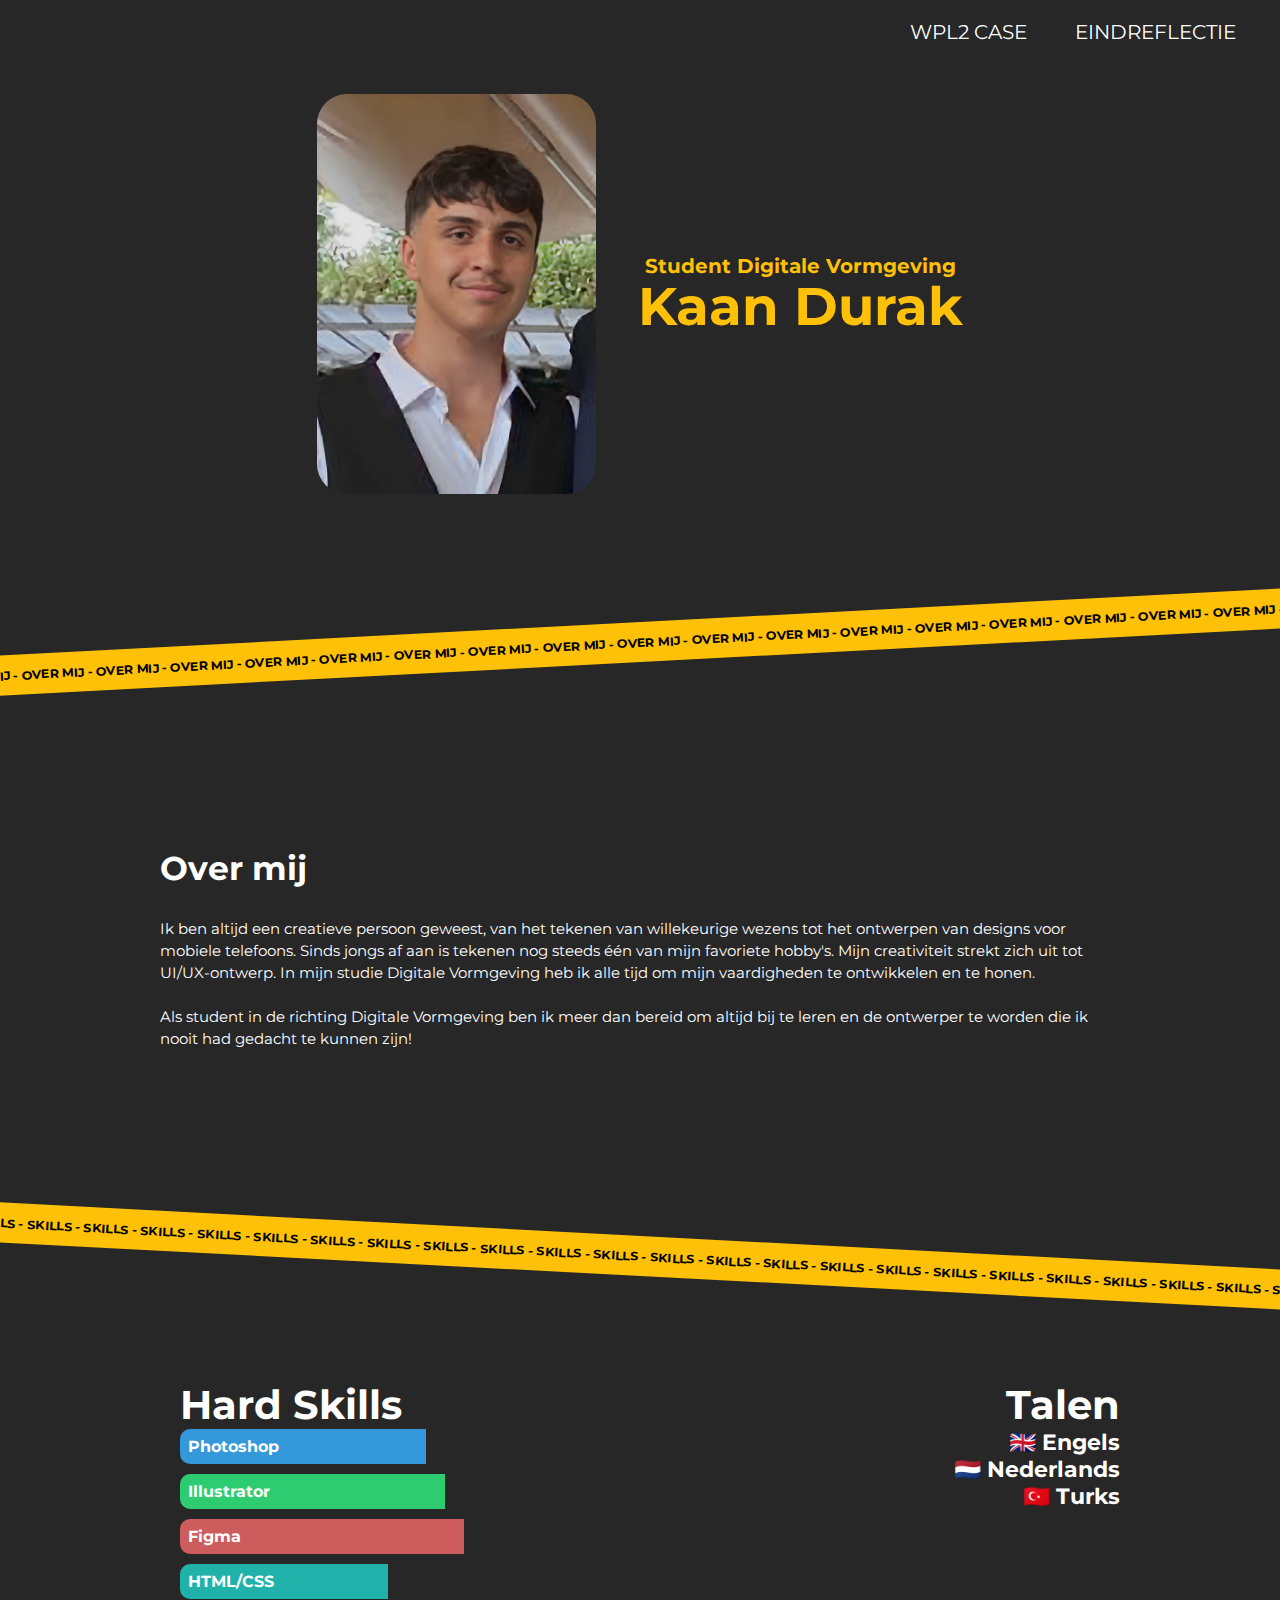
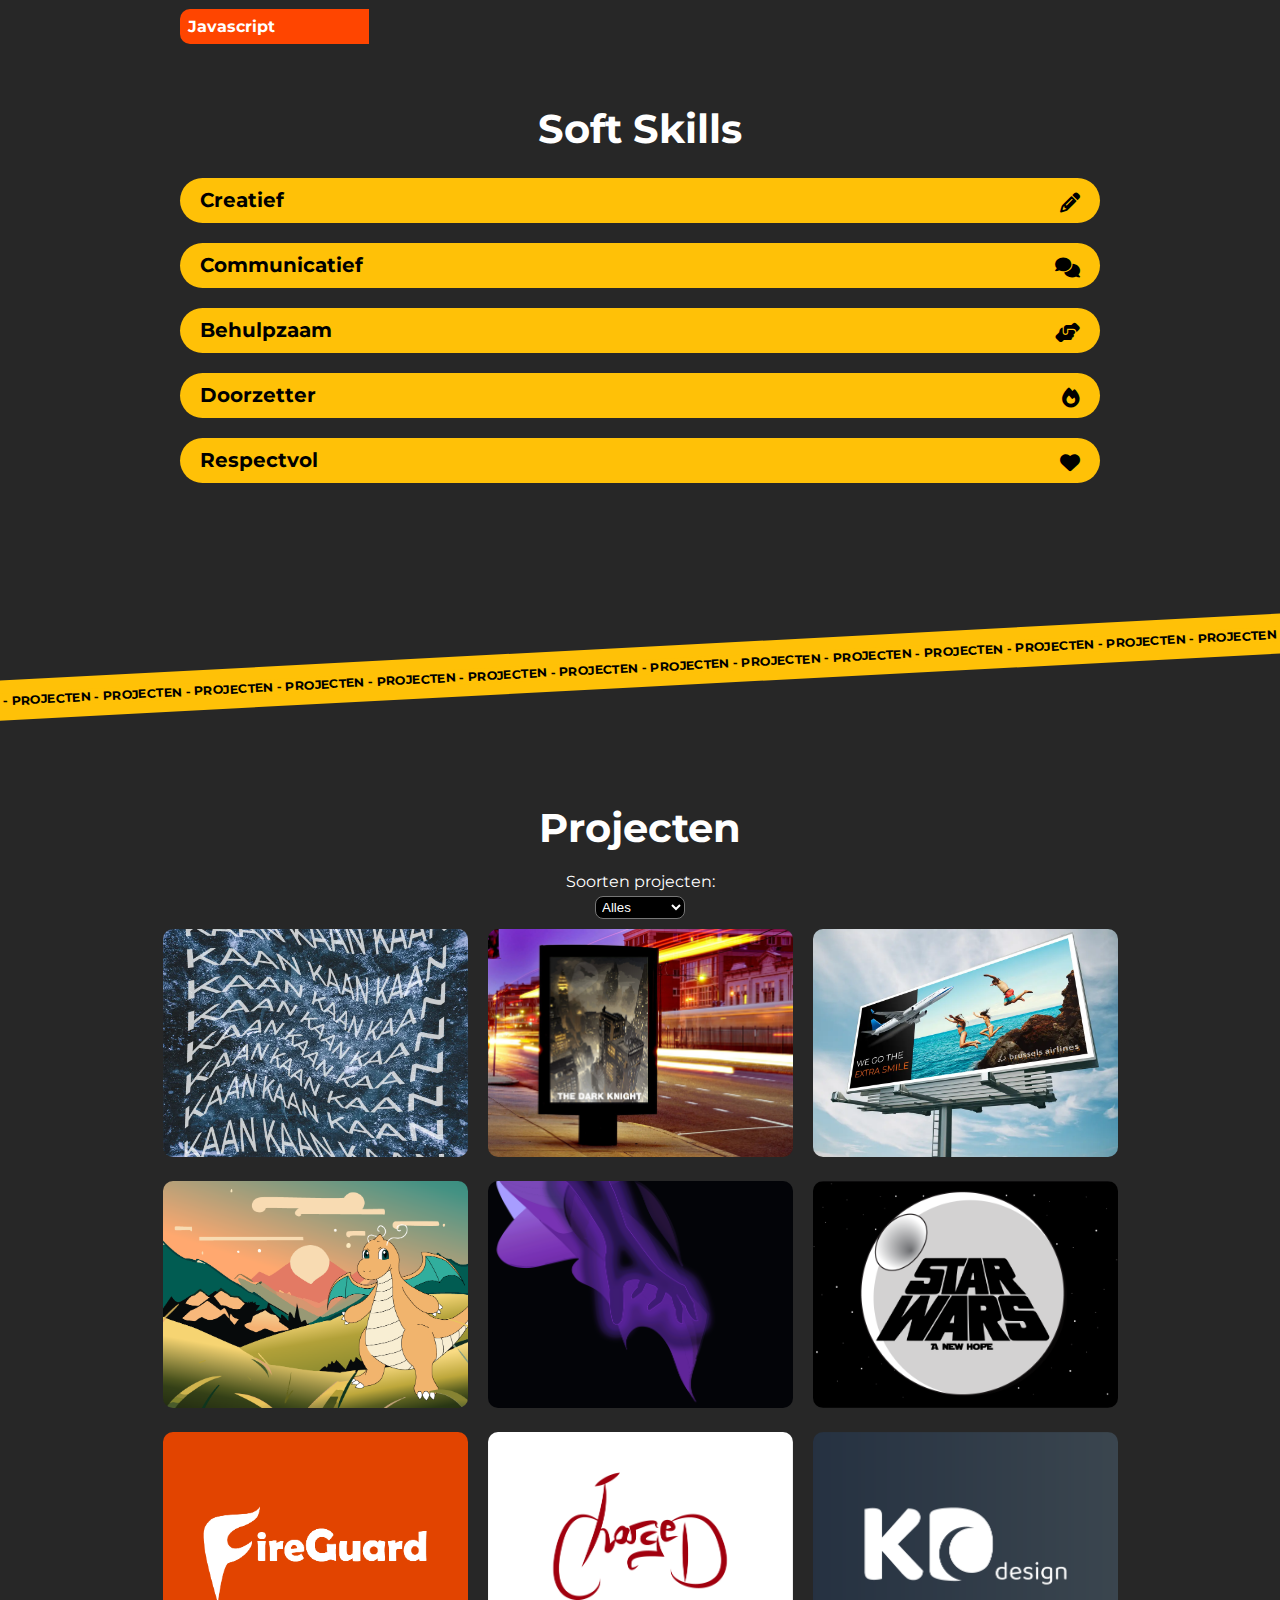
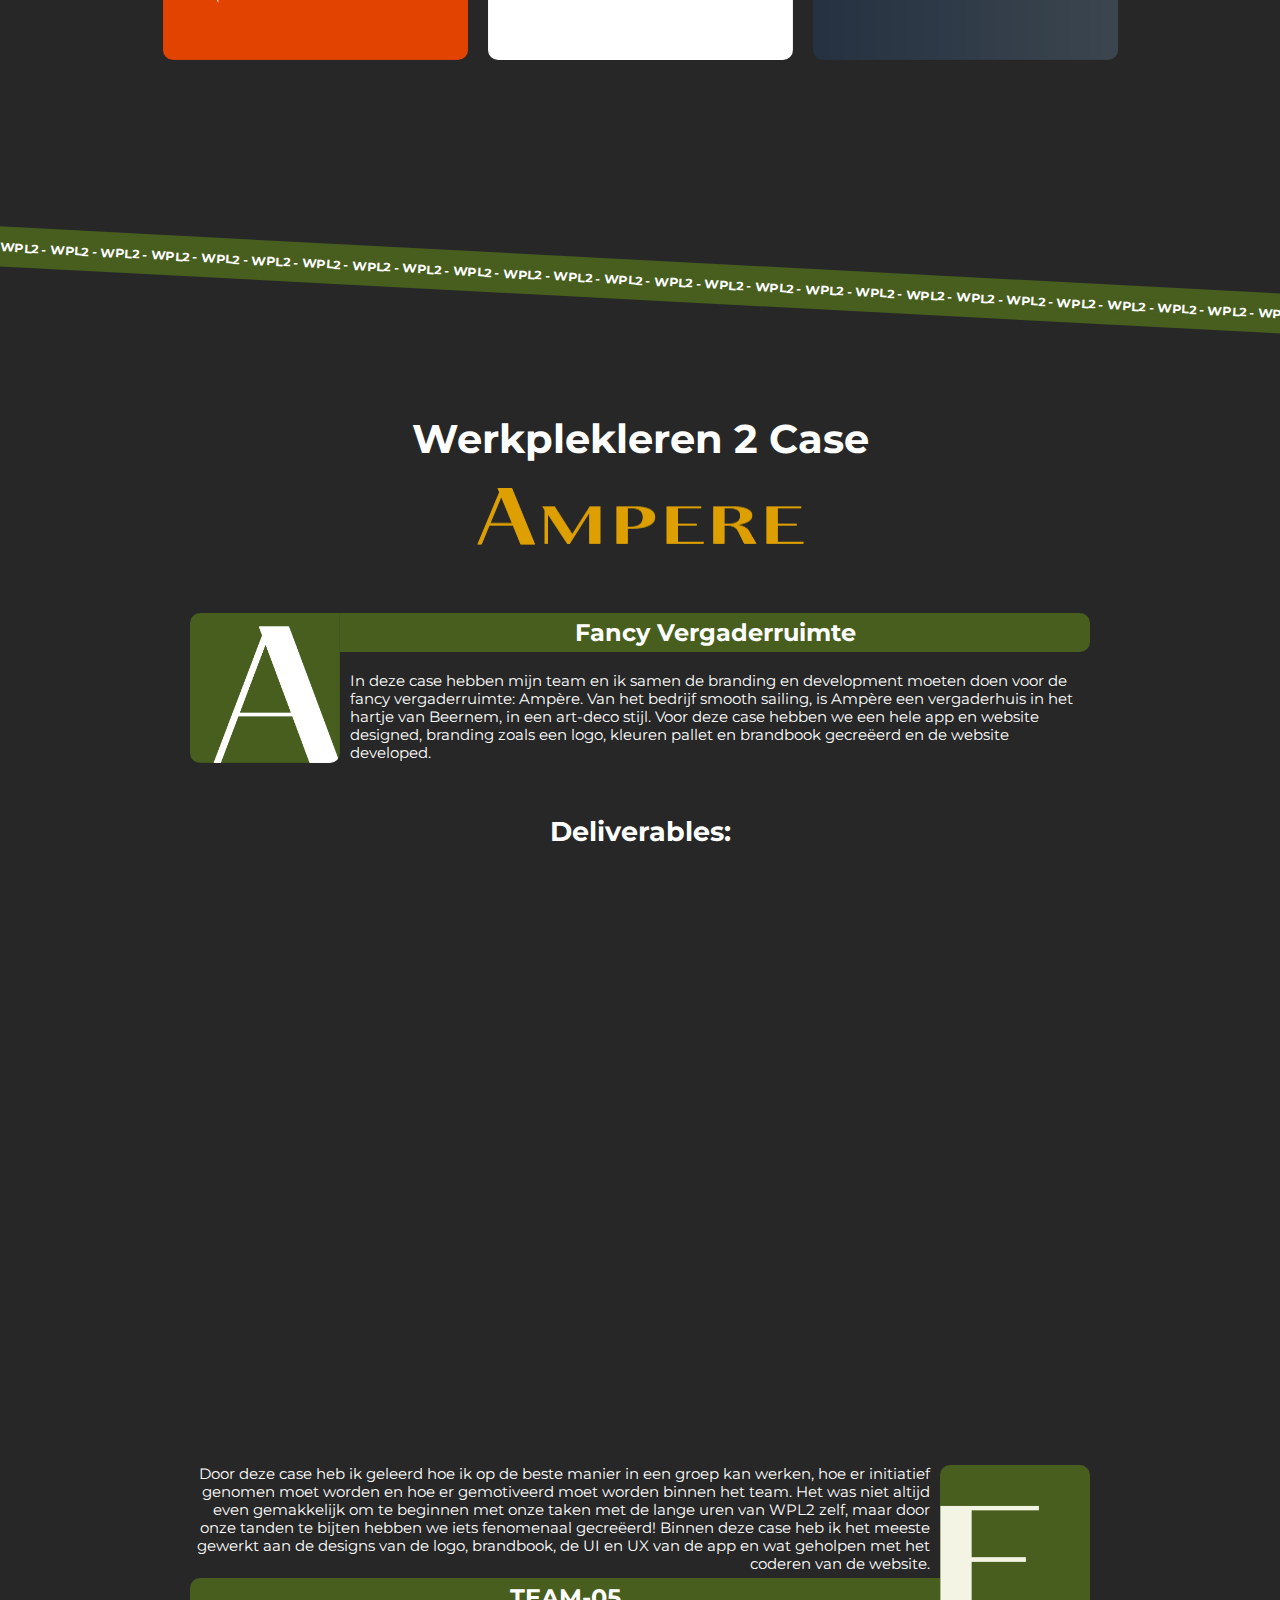
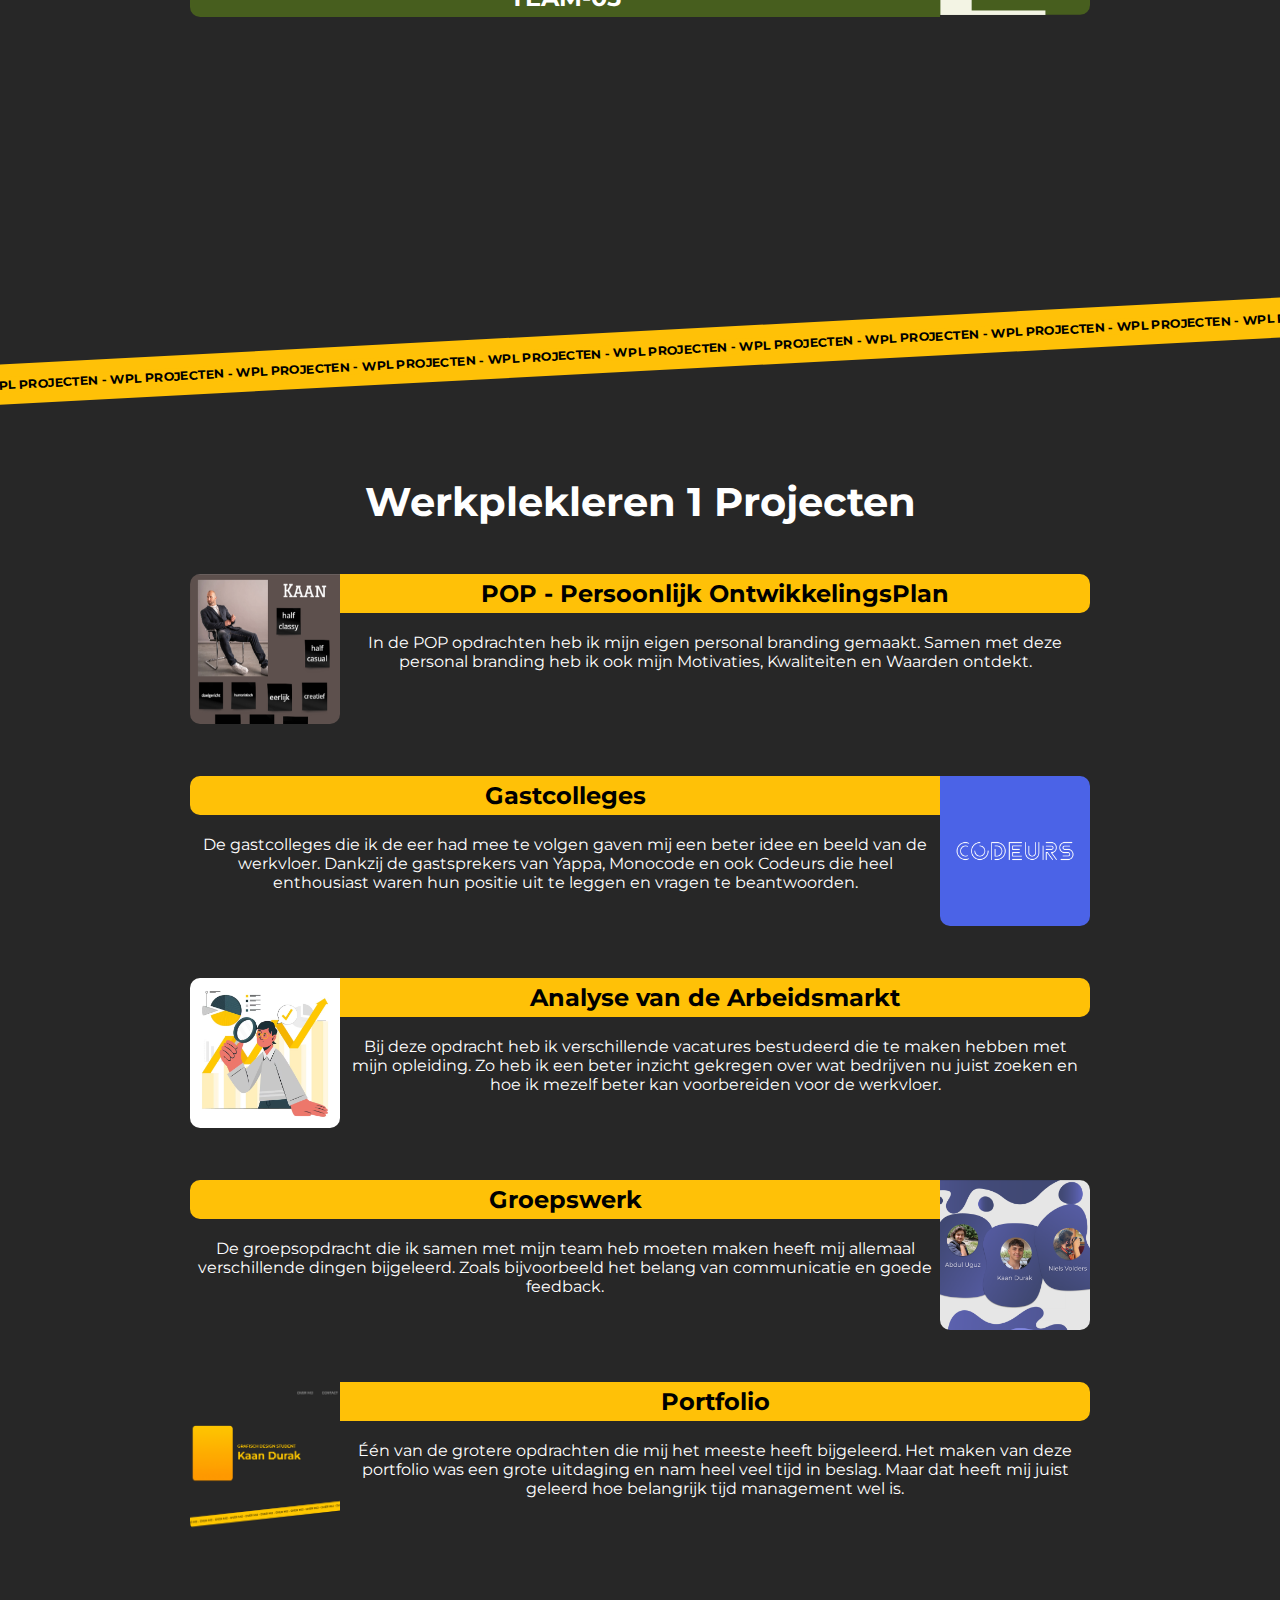
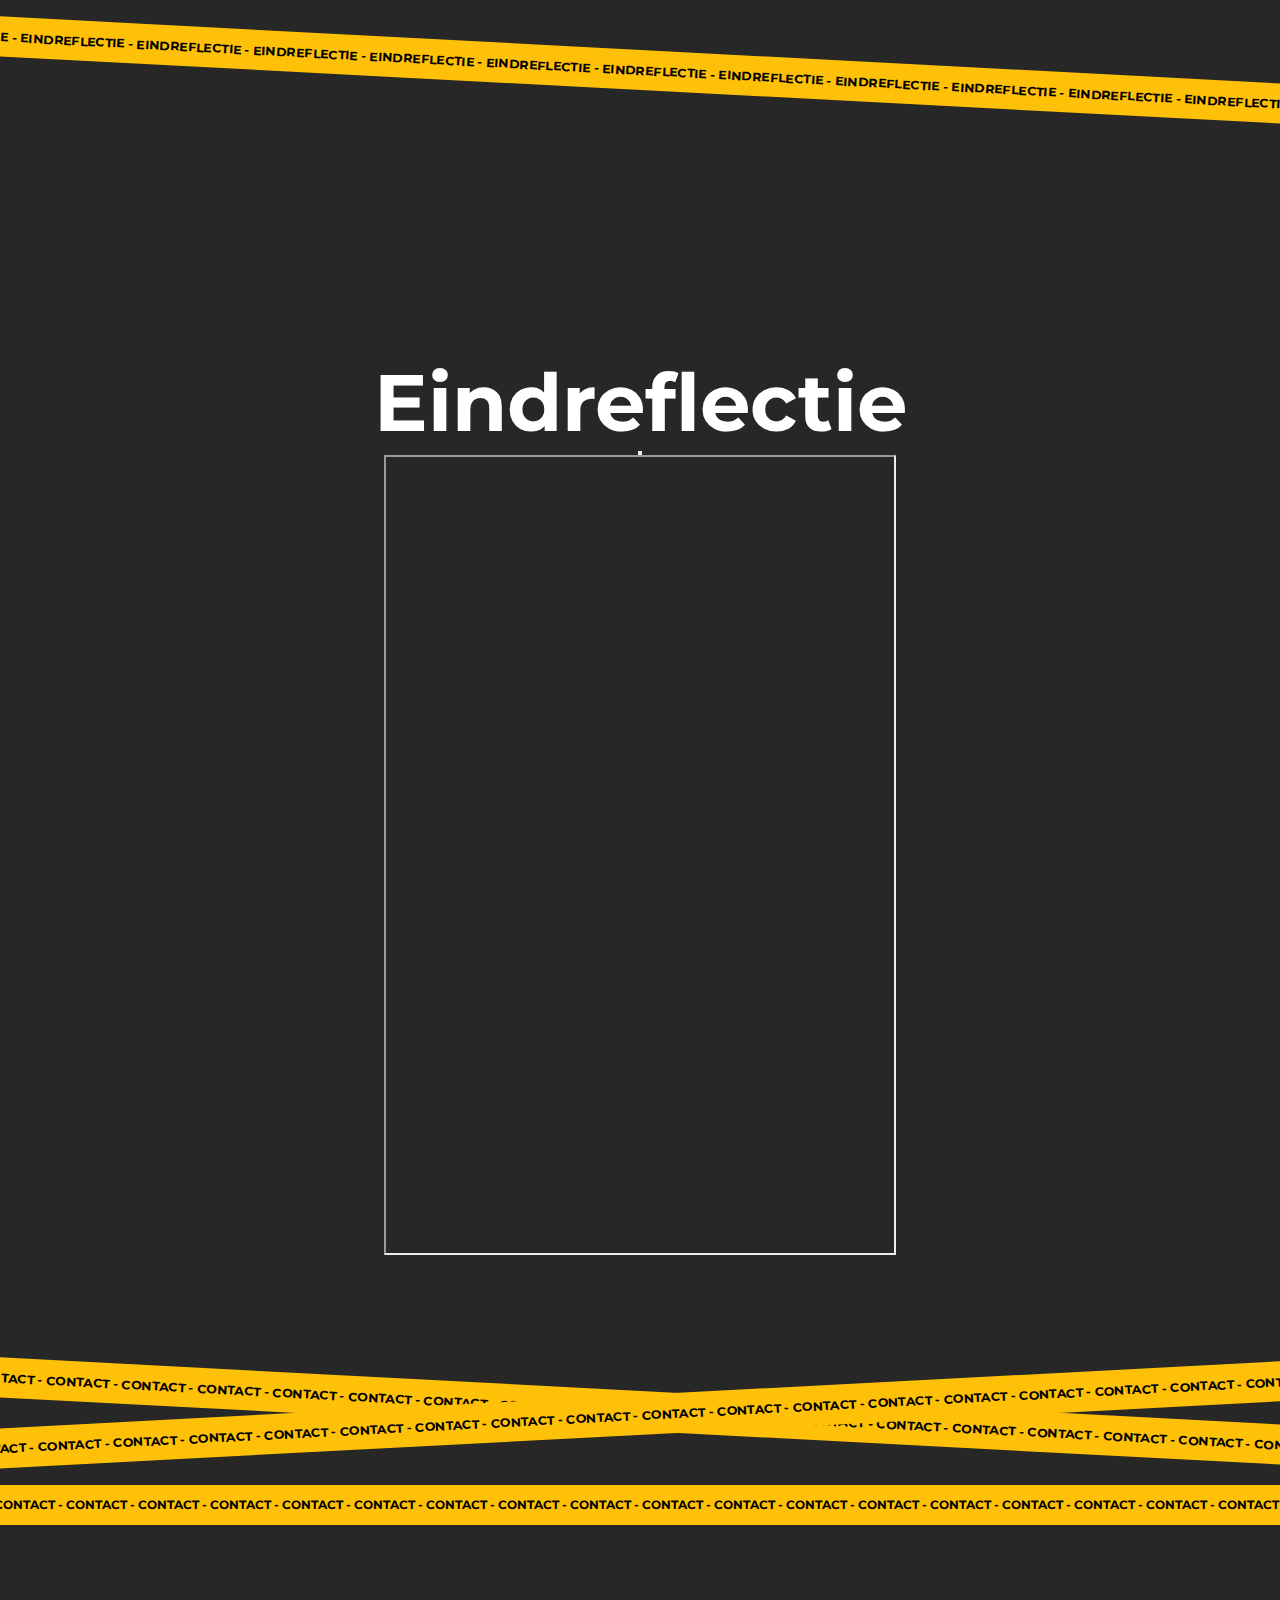
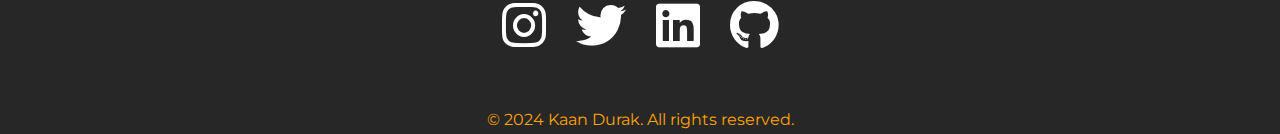
<file: index.html>
<!-- Kaan Durak-->
<!DOCTYPE html>
<html lang="en">
<head>
    <meta charset="UTF-8">
    <title>Kaan Durak</title>
    <meta name=”viewport” content=”width=device-width, initial-scale=1.0”>
    <link rel="stylesheet" href="https://cdnjs.cloudflare.com/ajax/libs/font-awesome/6.1.2/css/all.min.css">
    <link rel="preconnect" href="https://fonts.googleapis.com">
    <link rel="preconnect" href="https://fonts.gstatic.com" crossorigin>
    <link href="https://fonts.googleapis.com/css2?family=Montserrat&display=swap" rel="stylesheet">
    <link href="https://fonts.googleapis.com/css2?family=Montserrat:wght@700&display=swap" rel="stylesheet">
    <link rel="stylesheet" href="style/style.css">
    <script defer src="functions.js"></script>
</head>
<body>
<nav>
    <div class="nav__container">
        <ul>
            <li><a style="text-decoration:none" href="#wpl2_case">WPL2 CASE</a></li>
            <li><a style="text-decoration:none" href="#eindreflectie">EINDREFLECTIE</a></li>
        </ul>
    </div>
</nav>
<header>
    <div class="header__container">
        <div>
            <img src="assets/PFKAAN.jpg" height="400"/></div>
        <div class="midden_text">
            <p>Student Digitale Vormgeving</p>
            <h2>Kaan Durak</h2>
        </div>
    </div>
</header>
<main>
    <section id="about_me_tape" class="tape">
        <p>OVER MIJ - OVER MIJ - OVER MIJ - OVER MIJ - OVER MIJ - OVER MIJ - OVER MIJ - OVER MIJ - OVER MIJ - OVER MIJ - OVER MIJ - OVER MIJ - OVER MIJ - OVER MIJ - OVER MIJ - OVER MIJ - OVER MIJ - OVER MIJ - OVER MIJ - OVER MIJ - OVER MIJ - OVER MIJ - OVER MIJ - OVER MIJ - OVER MIJ - OVER MIJ - OVER MIJ - OVER MIJ - OVER MIJ - OVER MIJ - OVER MIJ - OVER MIJ - OVER MIJ</p>
    </section>
    <div class="about_me" id="about_me">
        <h1>Over mij</h1>
        <p>Ik ben altijd een creatieve persoon geweest, van het tekenen van willekeurige wezens tot het ontwerpen van designs voor mobiele telefoons. Sinds jongs af aan is tekenen nog steeds één van mijn favoriete hobby's. Mijn creativiteit strekt zich uit tot UI/UX-ontwerp. In mijn studie Digitale Vormgeving heb ik alle tijd om mijn vaardigheden te ontwikkelen en te honen.<br>
            <br>
            Als student in de richting Digitale Vormgeving ben ik meer dan bereid om altijd bij te leren en de ontwerper te worden die ik nooit had gedacht te kunnen zijn!</p>
    </div>
    <section id="skills_tape" class="tape">
        <p>SKILLS - SKILLS - SKILLS - SKILLS - SKILLS - SKILLS - SKILLS - SKILLS - SKILLS - SKILLS - SKILLS - SKILLS - SKILLS - SKILLS - SKILLS - SKILLS - SKILLS - SKILLS - SKILLS - SKILLS - SKILLS - SKILLS - SKILLS - SKILLS - SKILLS - SKILLS - SKILLS - SKILLS - SKILLS - SKILLS - SKILLS - SKILLS - SKILLS - SKILLS - SKILLS - SKILLS - SKILLS - SKILLS - SKILLS - SKILLS - </p>
    </section>
    <div class="surroundsound">
        <div class="test123">
            <div class="hard_skills">
                <h1 class="hard_skills_h1">Hard Skills</h1>
                <div>
                    <div class="skill-bar">
                        <div class="skill photoshop">Photoshop</div>
                        <div class="skill illustrator">Illustrator</div>
                        <div class="skill figma">Figma</div>
                        <div class="skill html-css">HTML/CSS</div>
                        <div class="skill javascript">Javascript</div>
                    </div>
                </div>
            </div>
            <div class="language_skills">
                <div class="languages">
                    <h2>Talen</h2>
                    <div class="english">
                        🇬🇧 Engels
                    </div>
                    <div class="dutch">
                        🇳🇱 Nederlands
                    </div>
                    <div class="turkish">
                        🇹🇷 Turks
                    </div>
                </div>
            </div>
        </div>
        <div class="skills">
            <h1 class="soft_skills">Soft Skills</h1>
            <div class="skills_creatief">
                <span>Creatief</span>
                <i class="fa-solid fa-pencil"></i>
            </div>
            <div class="skills_communicatief">
                <span>Communicatief</span>
                <i class="fa-solid fa-comments"></i>
            </div>
            <div class="skills_behulpzaam">
                <span>Behulpzaam</span>
                <i class="fa-solid fa-handshake-angle"></i>
            </div>
            <div class="skills_doorzetter">
                <span>Doorzetter</span>
                <i class="fa-solid fa-fire"></i>
            </div>
            <div class="skills_respectvol">
                <span>Respectvol</span>
                <i class="fa-solid fa-heart"></i>
            </div>
        </div>
    </div>
    <section id="projects_tape" class="tape">
        <p>PROJECTEN - PROJECTEN - PROJECTEN - PROJECTEN - PROJECTEN - PROJECTEN - PROJECTEN - PROJECTEN - PROJECTEN - PROJECTEN - PROJECTEN - PROJECTEN - PROJECTEN - PROJECTEN - PROJECTEN - PROJECTEN - PROJECTEN - PROJECTEN - PROJECTEN - PROJECTEN - PROJECTEN - PROJECTEN - PROJECTEN - PROJECTEN - PROJECTEN - PROJECTEN - PROJECTEN - PROJECTEN - PROJECTEN - PROJECTEN -</p>
    </section>
    <section class="projects_container">
        <h1>Projecten</h1>
        <label for="category">Soorten projecten:</label>
        <select id="category">
            <option value="all">Alles</option>
            <option value="photoshop">Photoshop</option>
            <option value="illustrator">Illustrator</option>
            <option value="logos">Logo's</option>
        </select>
        <section class="projects" id="imageContainer">
            <div class="image-row"></div>
        </section>
    </section>

    <section id="wpl2-tape" class="tape">
        <p>WPL2 - WPL2 - WPL2 - WPL2 - WPL2 - WPL2 - WPL2 - WPL2 - WPL2 - WPL2 - WPL2 - WPL2 - WPL2 - WPL2 - WPL2 - WPL2 - WPL2 - WPL2 - WPL2 - WPL2 - WPL2 - WPL2 - WPL2 - WPL2 - WPL2 - WPL2 - WPL2 - WPL2 - WPL2 - WPL2 - WPL2 - WPL2 - WPL2 - WPL2 - WPL2 - WPL2 - WPL2 - WPL2 - WPL2 - WPL2 - WPL2 - WPL2 - WPL2 - WPL2 - WPL2 - WPL2 - WPL2 - WPL2 - WPL2 - WPL2 - WPL2 - WPL2 </p>
    </section>
    <section id="wpl2_case">
        <h1>Werkplekleren 2 Case</h1>
        <img class="wpl2-img" src="assets/Asset 4123.png" height="57" width="327"/>
        <div class="wpl1_container">
            <article>
                <div class="wpl1_container_image" id="border_right">
                    <img src="assets/amper2.png" height="150" width="150"/>
                </div>
                <div class="wpl1_container_info" id="border_left">
                    <h2>Fancy Vergaderruimte</h2>
                    <p class="p-wp">In deze case hebben mijn team en ik samen de branding en development moeten doen voor de fancy vergaderruimte: Ampère. Van het bedrijf smooth sailing, is Ampère een vergaderhuis in het hartje van Beernem, in een art-deco stijl. Voor deze case hebben we een hele app en website designed, branding zoals een logo, kleuren pallet en brandbook gecreëerd en de website developed.
                    </p>
                </div>
            </article>
            <p class="delv">Deliverables:</p>
            <iframe src="https://docs.google.com/presentation/d/e/2PACX-1vR9aAXcRVt1tMSwpfU893DEbZ_YtTRuMs11MMhpJyTICizRDmyaYF2NPnowroJV9A/embed?start=false&loop=false&delayms=5000" frameborder="0" width="840" height="505" allowfullscreen="true" mozallowfullscreen="true" webkitallowfullscreen="true"></iframe>
            <article class="yo1">
                <div class="wpl1_container_info_1" id="border_right" class="above">
                    <p class="p-wp2">Door deze case heb ik geleerd hoe ik op de beste manier in een groep kan werken, hoe er initiatief genomen moet worden en hoe er gemotiveerd moet worden binnen het team. Het was niet altijd even gemakkelijk om te beginnen met onze taken met de lange uren van WPL2 zelf, maar door onze tanden te bijten hebben we iets fenomenaal gecreëerd! Binnen deze case heb ik het meeste gewerkt aan de designs van de logo, brandbook, de UI en UX van de app en wat geholpen met het coderen van de website.</p>
                    <h2>TEAM-05</h2>
                </div>
                <div class="wpl1_container_image" id="border_down">
                    <img src="assets/EEE.png" height="150" width="150"/>
                </div>
            </article>
        </div>
    </section>

    <section id="wpl_projects_tape" class="tape">
        <p>WPL PROJECTEN - WPL PROJECTEN - WPL PROJECTEN - WPL PROJECTEN - WPL PROJECTEN - WPL PROJECTEN - WPL PROJECTEN - WPL PROJECTEN - WPL PROJECTEN - WPL PROJECTEN - WPL PROJECTEN - WPL PROJECTEN - WPL PROJECTEN - WPL PROJECTEN - WPL PROJECTEN - WPL PROJECTEN - WPL PROJECTEN - WPL PROJECTEN - WPL PROJECTEN - WPL PROJECTEN - WPL PROJECTEN - WPL PROJECTEN - WPL PROJ</p>
    </section>
    <section id="wpl_projects">
        <h1>Werkplekleren 1 Projecten</h1>
        <div class="wpl1_container">
            <article>
                <div class="wpl1_container_img" id="border_right">
                    <img src="assets/Personal_branding.png" height="150" width="150"/>
                </div>
                <div class="wpl1_container_info" id="border_left">
                    <h2>POP - Persoonlijk OntwikkelingsPlan</h2>
                    <p>In de POP opdrachten heb ik mijn eigen personal branding gemaakt. Samen met deze personal branding heb ik ook mijn Motivaties, Kwaliteiten en Waarden ontdekt.
                    </p>
                </div>
            </article>
            <article>
                <div class="wpl1_container_info" id="border_right">
                    <h2>Gastcolleges</h2>
                    <p>De gastcolleges die ik de eer had mee te volgen gaven mij een beter idee en beeld van de werkvloer. Dankzij de gastsprekers van Yappa, Monocode en ook Codeurs die heel enthousiast waren hun positie uit te leggen en vragen te beantwoorden. </p>
                </div>
                <div class="wpl1_container_img" id="border_left">
                    <img src="assets/codeurs-logo.jpg" height="150" width="150"/>
                </div>
            </article>
            <article>
                <div class="wpl1_container_img" id="border_right">
                    <img src="assets/analyze.png" height="150" width="150"/>
                </div>
                <div class="wpl1_container_info" id="border_left">
                    <h2>Analyse van de Arbeidsmarkt</h2>
                    <p>Bij deze opdracht heb ik verschillende vacatures bestudeerd die te maken hebben met mijn opleiding. Zo heb ik een beter inzicht gekregen over wat bedrijven nu juist zoeken en hoe ik mezelf beter kan voorbereiden voor de werkvloer.
                    </p>
                </div>
            </article>
            <article>
                <div class="wpl1_container_info" id="border_right">
                    <h2>Groepswerk</h2>
                    <p>De groepsopdracht die ik samen met mijn team heb moeten maken heeft mij allemaal verschillende dingen bijgeleerd. Zoals bijvoorbeeld het belang van communicatie en goede feedback.</p>
                </div>
                <div class="wpl1_container_img" id="border_left">
                    <img src="assets/Groepswerk.png" height="150" width="150"/>
                </div>
            </article>
            <article>
                <div class="wpl1_container_img" id="border_right">
                    <img src="assets/Portfolio.png" height="150" width="150"/>
                </div>
                <div class="wpl1_container_info" id="border_left">
                    <h2>Portfolio</h2>
                    <p>Één van de grotere opdrachten die mij het meeste heeft bijgeleerd. Het maken van deze portfolio was een grote uitdaging en nam heel veel tijd in beslag. Maar dat heeft mij juist geleerd hoe belangrijk tijd management wel is.
                    </p>
                </div>
            </article>
        </div>
    </section>

    <section id="eindreflectie_tape" class="tape">
        <p>EINDREFLECTIE - EINDREFLECTIE - EINDREFLECTIE - EINDREFLECTIE - EINDREFLECTIE - EINDREFLECTIE - EINDREFLECTIE - EINDREFLECTIE - EINDREFLECTIE - EINDREFLECTIE - EINDREFLECTIE - EINDREFLECTIE - EINDREFLECTIE - EINDREFLECTIE - EINDREFLECTIE - EINDREFLECTIE - EINDREFLECTIE - EINDREFLECTIE - EINDREFLECTIE - EINDREFLECTIE - EINDREFLECTIE - EINDREFLECTIE - EINDREFLECT</p>
    </section>
    <section class="eindreflectie" id="eindreflectie">
        <h1>Eindreflectie</h1>
        <button id=""></button>
        <iframe src="assets/Eindreflectie-WPL2_Kaan_Durak_1DVOc.pdf" width="40%" height="800px"></iframe>
    </section>
    <section id="contact_tape" class="tape">
        <p>CONTACT - CONTACT - CONTACT - CONTACT - CONTACT - CONTACT - CONTACT - CONTACT - CONTACT - CONTACT - CONTACT - CONTACT - CONTACT - CONTACT - CONTACT - CONTACT - CONTACT - CONTACT - CONTACT - CONTACT - CONTACT - CONTACT - CONTACT - CONTACT - CONTACT - CONTACT - CONTACT - CONTACT - CONTACT - CONTACT - CONTACT - CONTACT - CONTACT - CONTACT - CONTACT - CONTACT - </p>
    </section>
    <section id="contact_tape1" class="tape">
        <p>CONTACT - CONTACT - CONTACT - CONTACT - CONTACT - CONTACT - CONTACT - CONTACT - CONTACT - CONTACT - CONTACT - CONTACT - CONTACT - CONTACT - CONTACT - CONTACT - CONTACT - CONTACT - CONTACT - CONTACT - CONTACT - CONTACT - CONTACT - CONTACT - CONTACT - CONTACT - CONTACT - CONTACT - CONTACT - CONTACT - CONTACT - CONTACT - CONTACT - CONTACT - CONTACT - CONTACT - </p>
    </section>
    <section id="contact_tape2" class="tape">
        <p>CONTACT - CONTACT - CONTACT - CONTACT - CONTACT - CONTACT - CONTACT - CONTACT - CONTACT - CONTACT - CONTACT - CONTACT - CONTACT - CONTACT - CONTACT - CONTACT - CONTACT - CONTACT - CONTACT - CONTACT - CONTACT - CONTACT - CONTACT - CONTACT - CONTACT - CONTACT - CONTACT - CONTACT - CONTACT - CONTACT - CONTACT - CONTACT - CONTACT - CONTACT - CONTACT - CONTACT - </p>
    </section>
</main>
<footer>
    <div class="footer_container">
        <a href="#"><i class="fa-brands fa-instagram"></i></a>
        <a href="#"><i class="fa-brands fa-twitter"></i></a>
        <a href="#"><i class="fa-brands fa-linkedin"></i></a>
        <a href="#"><i class="fa-brands fa-github"></i></a>
    </div>
    <p class="copyright">&copy; 2024 Kaan Durak. All rights reserved.</p>
</footer>
</body>
</html>
</file>
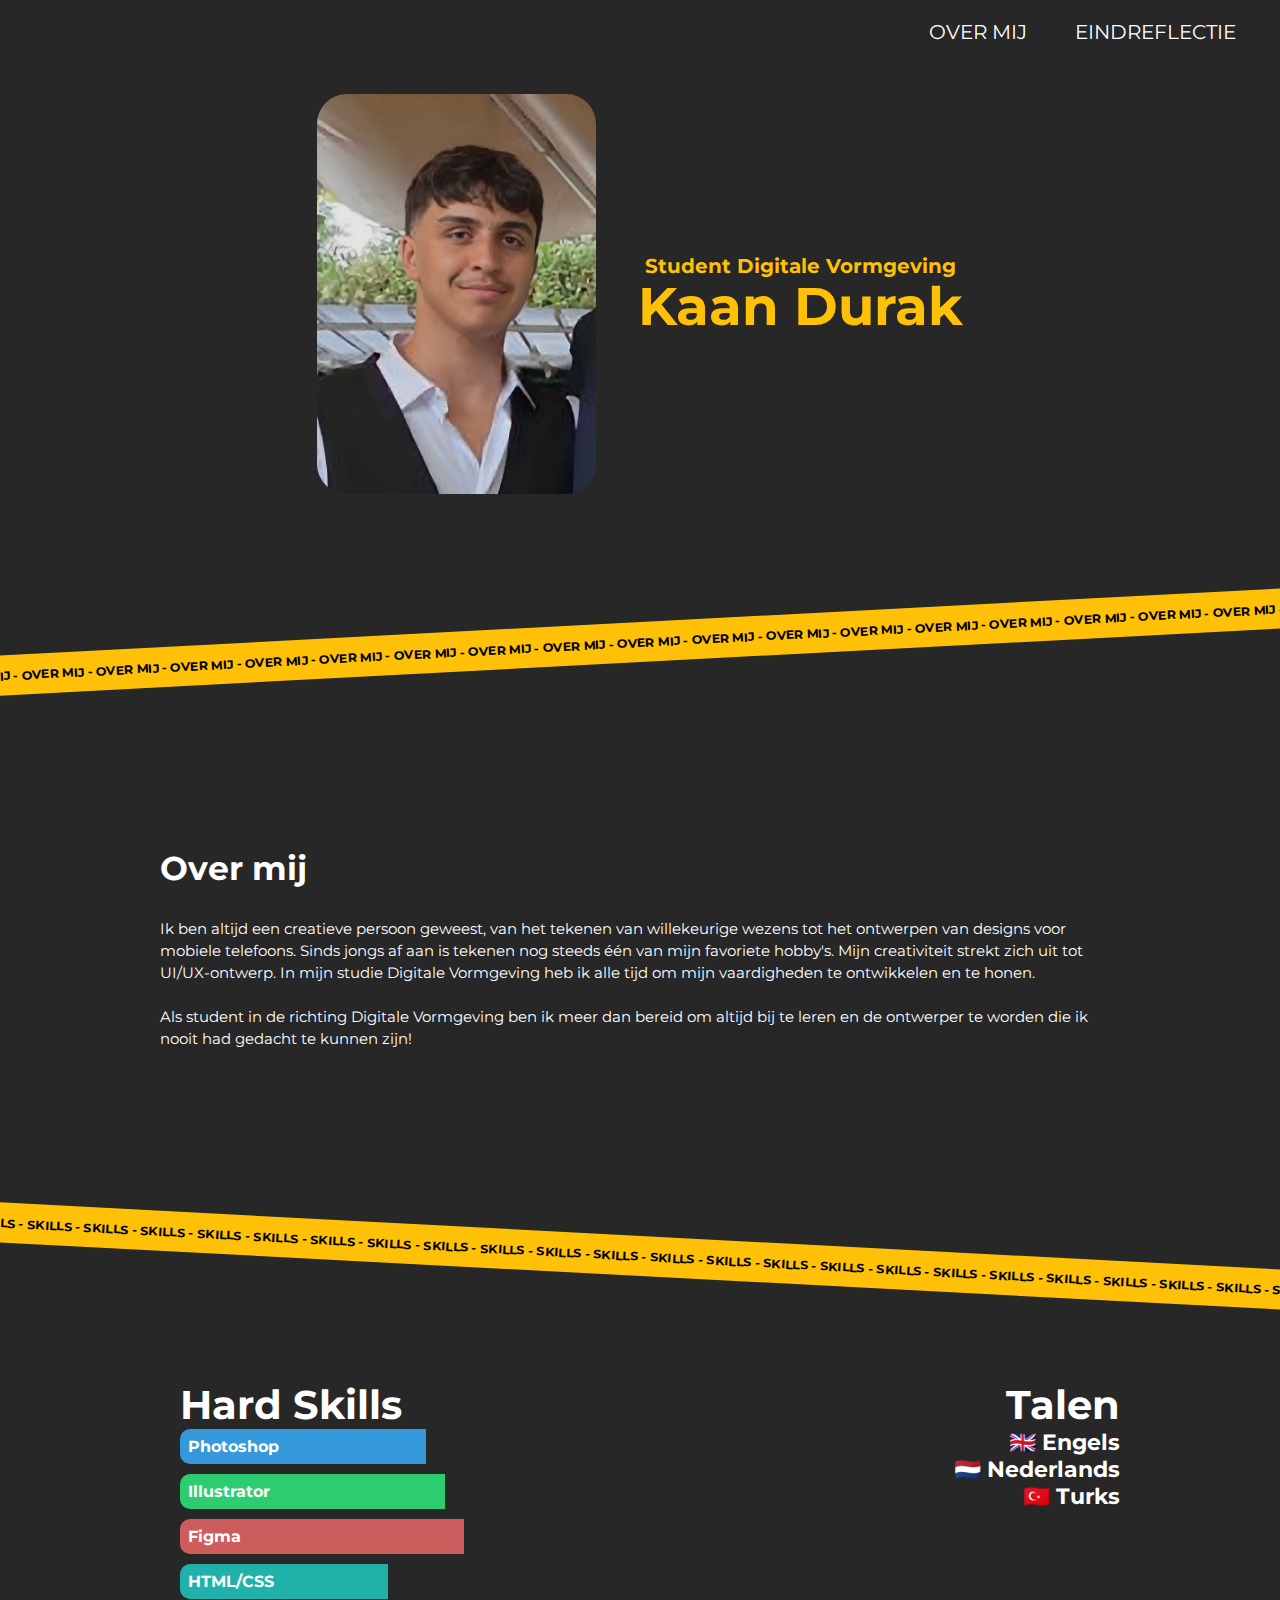
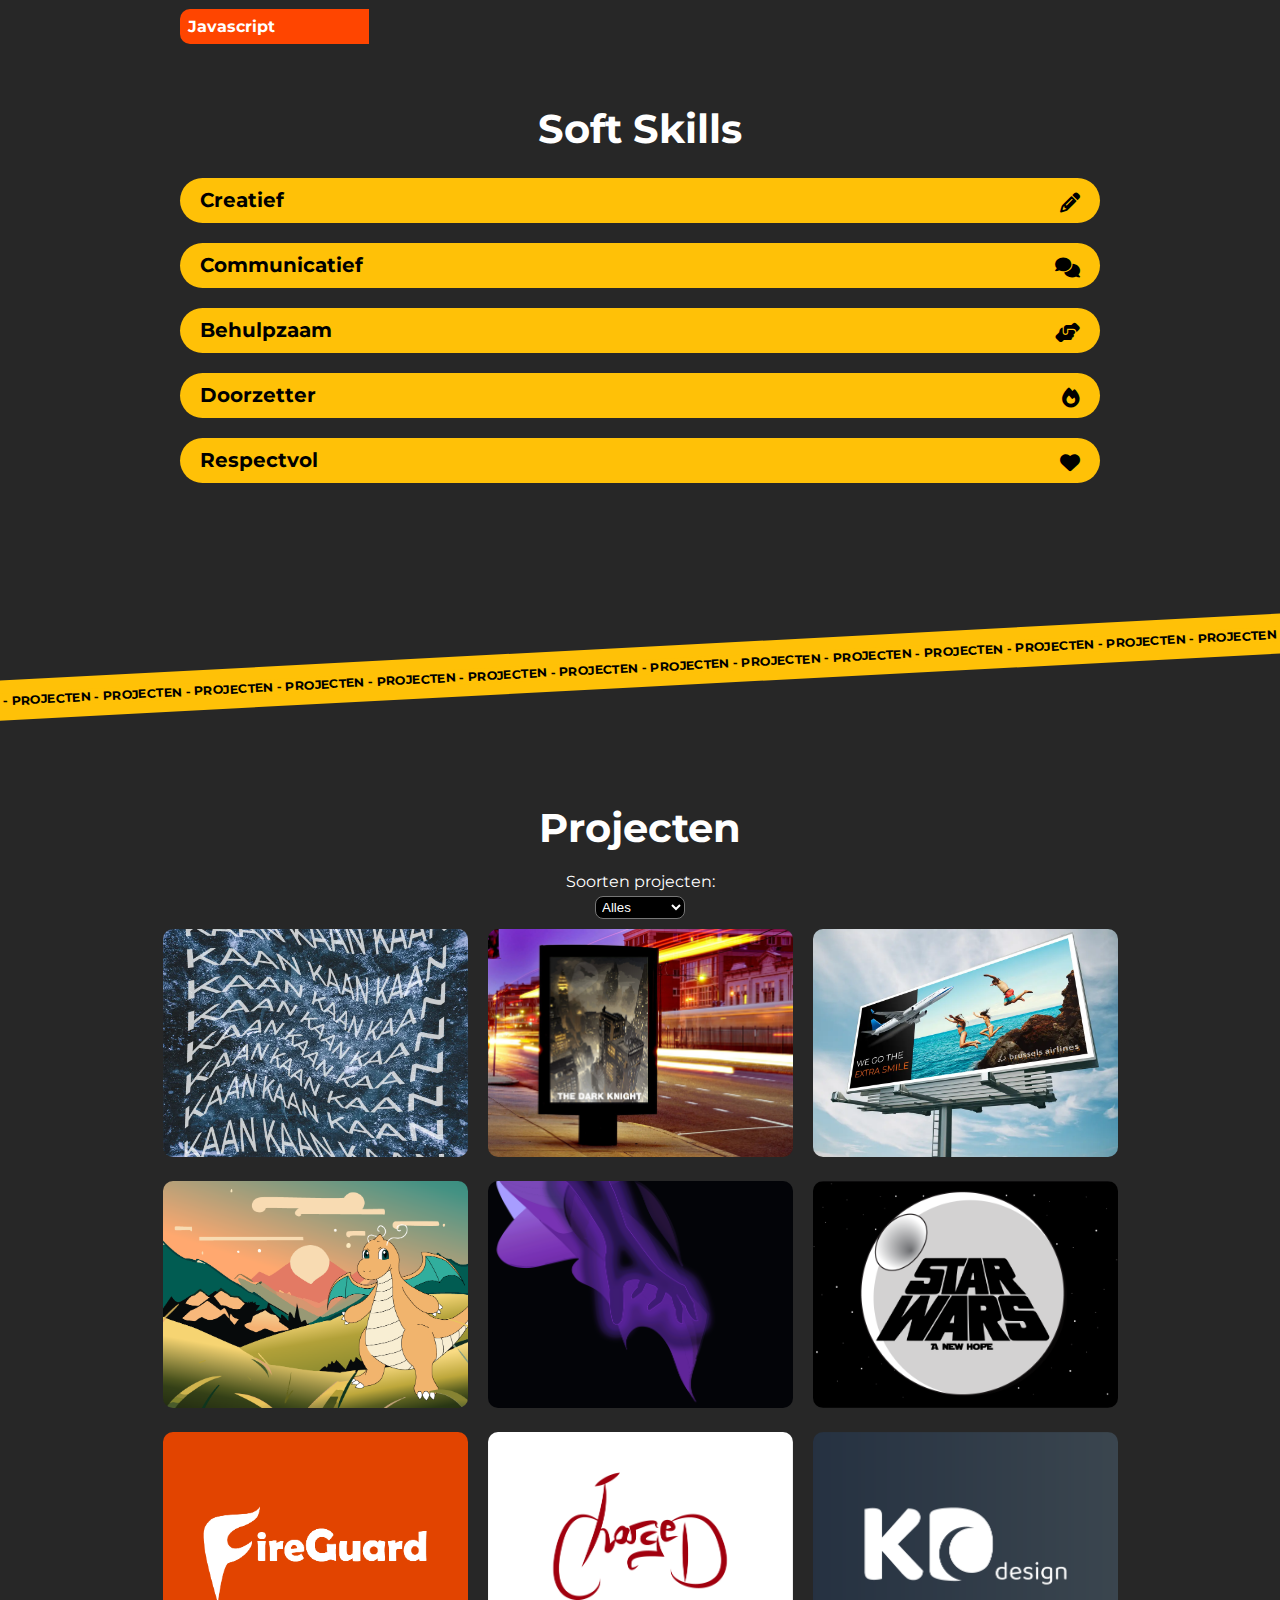
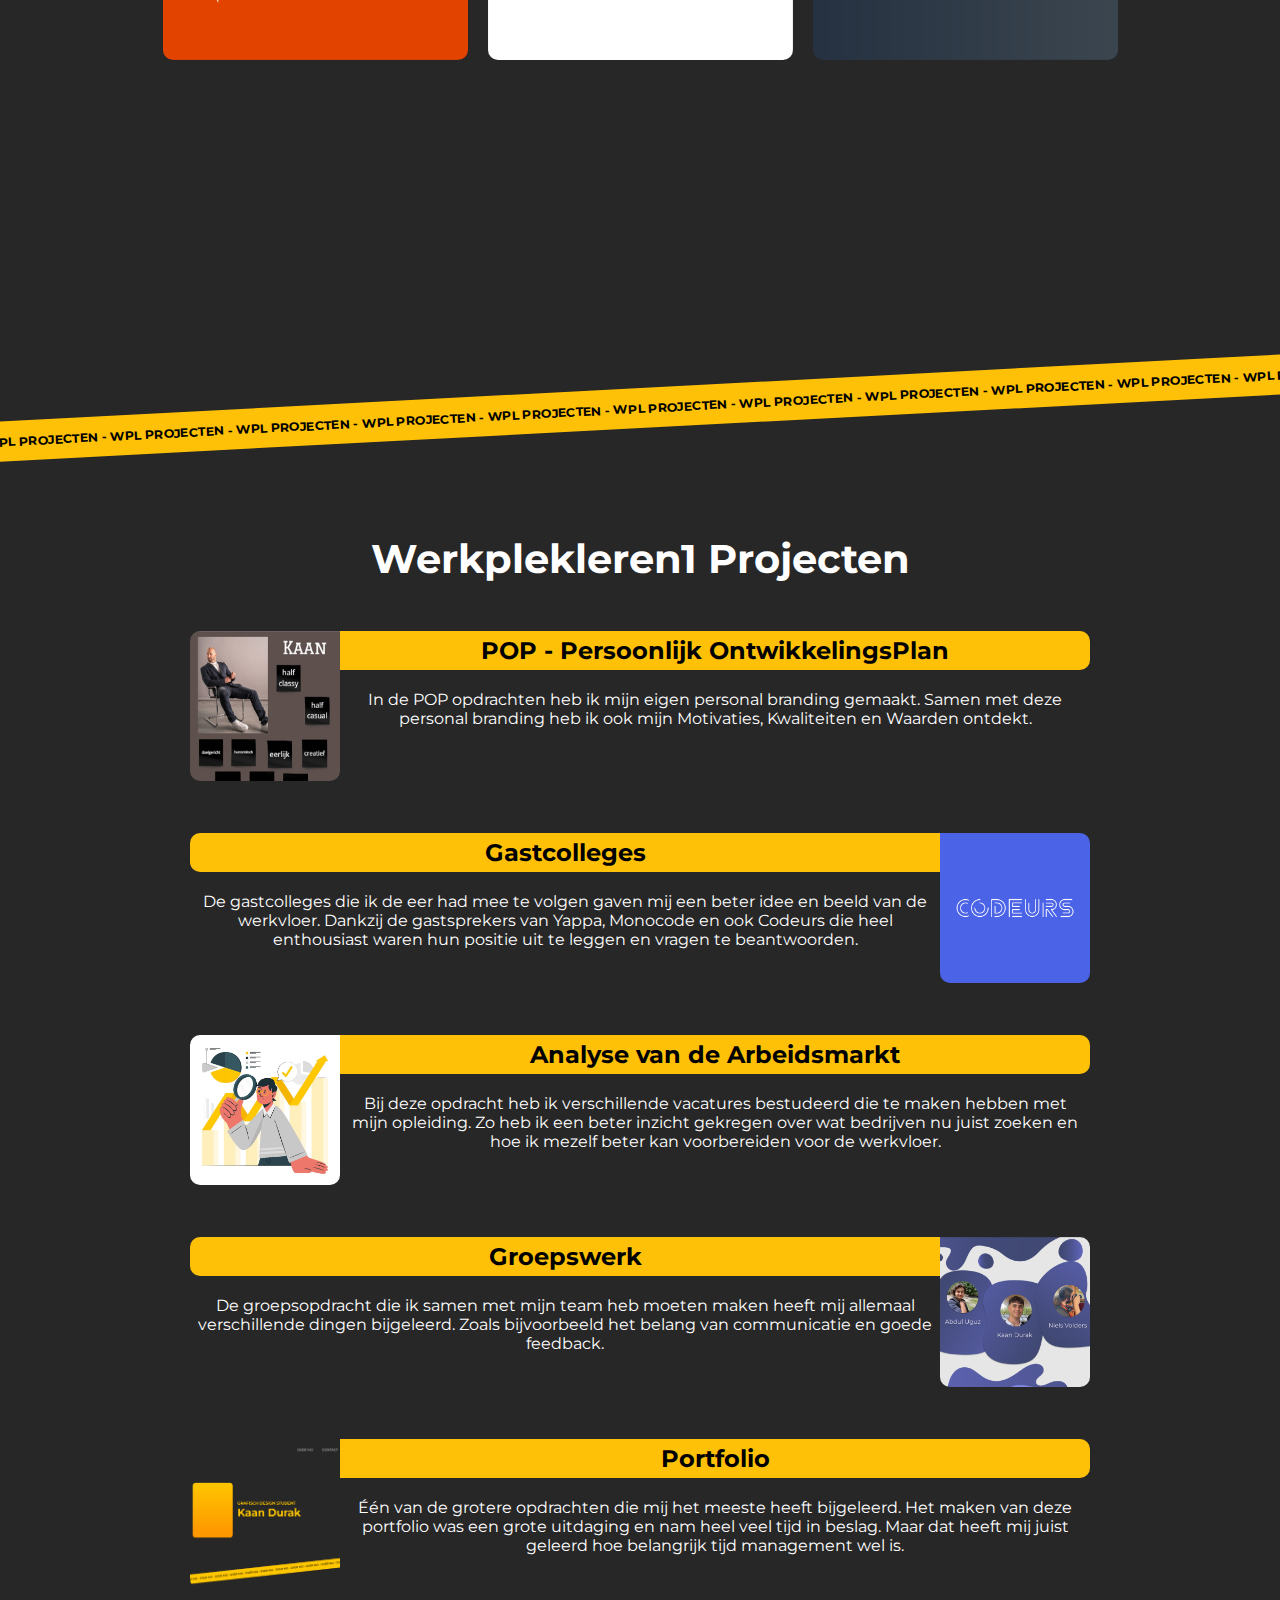
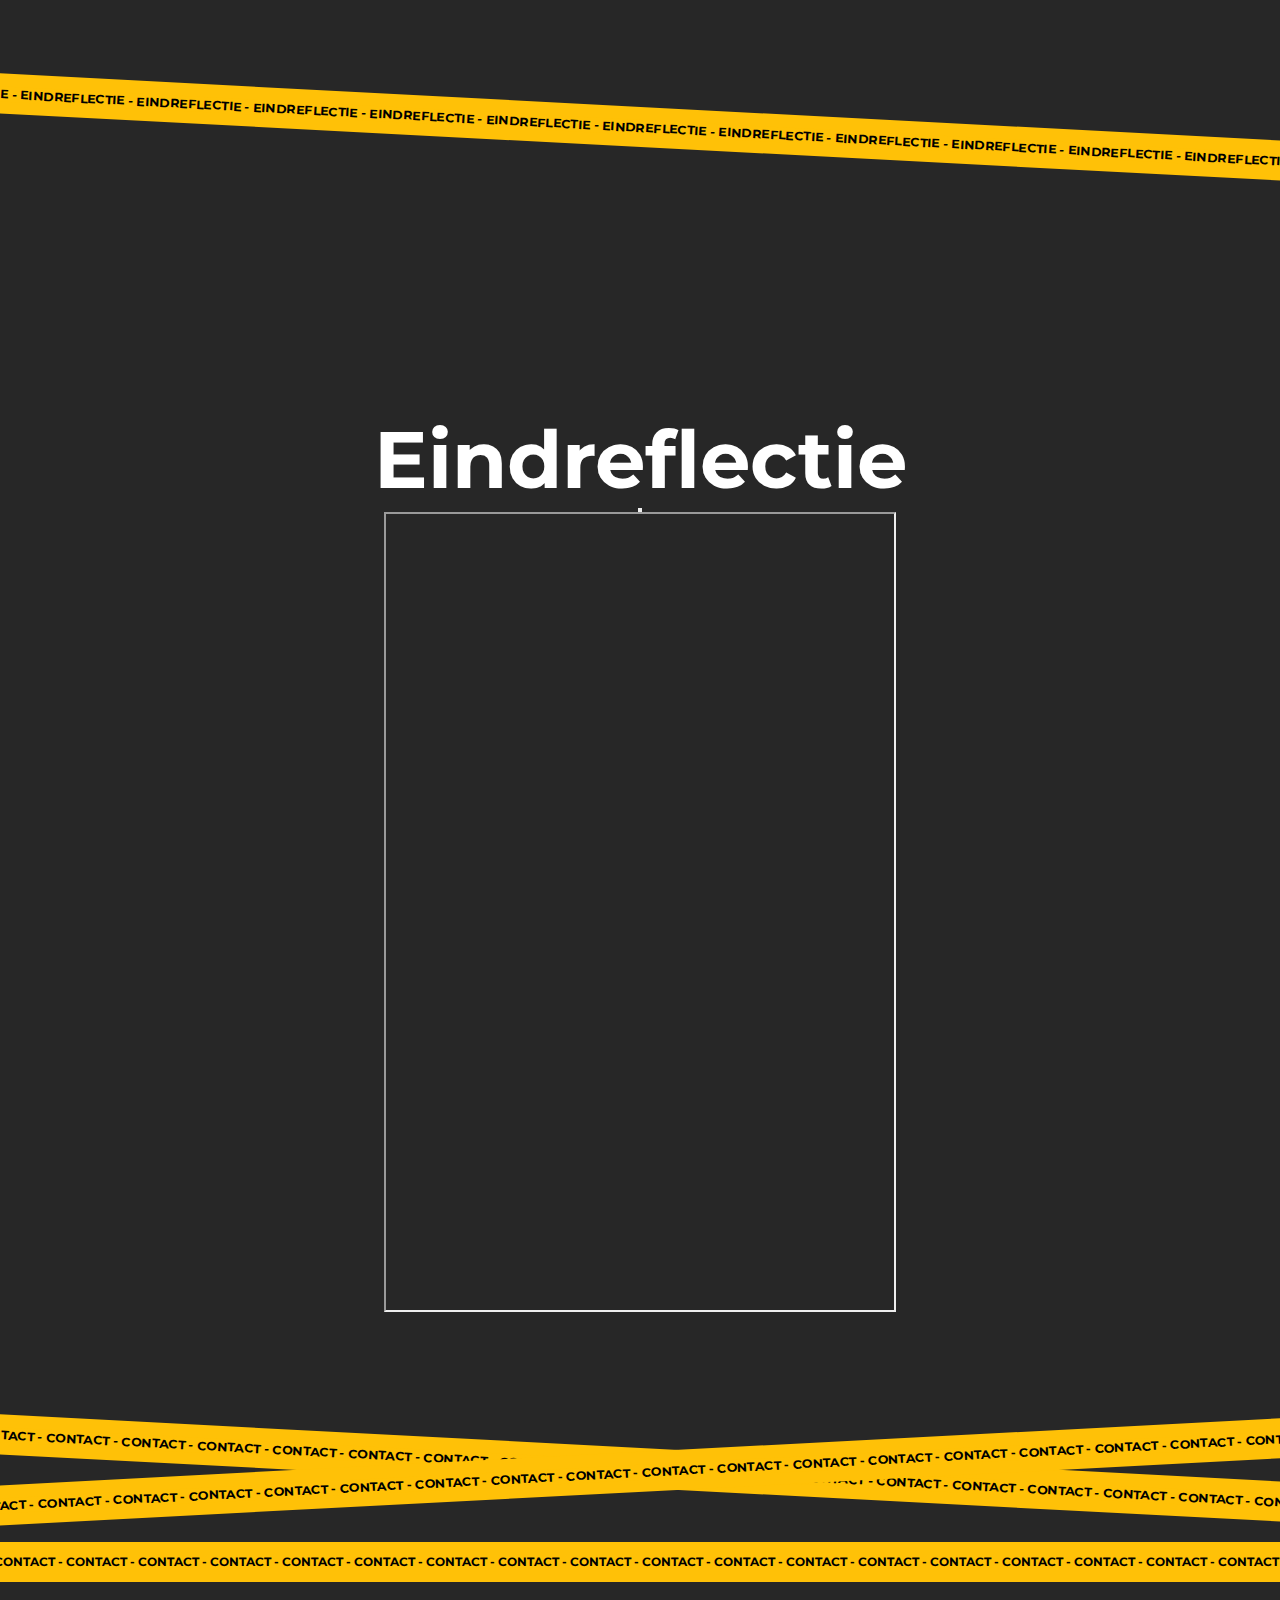
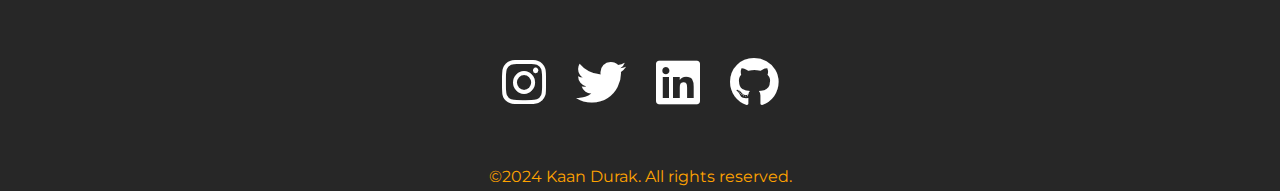
<file: html.html>
<!-- Kaan Durak-->
<!DOCTYPE html>
<html lang="en">
<head>
    <meta charset="UTF-8">
    <title>Title</title>
    <meta name=”viewport” content=”width=device-width, initial-scale=1.0”>
    <link rel="stylesheet" href="https://cdnjs.cloudflare.com/ajax/libs/font-awesome/6.1.2/css/all.min.css">
    <link rel="preconnect" href="https://fonts.googleapis.com">
    <link rel="preconnect" href="https://fonts.gstatic.com" crossorigin>
    <link href="https://fonts.googleapis.com/css2?family=Montserrat&display=swap" rel="stylesheet">
    <link href="https://fonts.googleapis.com/css2?family=Montserrat:wght@700&display=swap" rel="stylesheet">
    <link rel="stylesheet" href="style/style.css">
    <script defer src="functions.js"></script>
</head>
<body>
<nav>
    <div class="nav__container">
        <ul>
            <li><a style="text-decoration:none" href="#about_me">OVER MIJ</a></li>
            <li><a style="text-decoration:none" href="#eindreflectie">EINDREFLECTIE</a></li>
        </ul>
    </div>
</nav>
<header>
    <div class="header__container">
        <div>
            <img src="assets/PFKAAN.jpg" height="400"/></div>
        <div class="midden_text">
            <p>Student Digitale Vormgeving</p>
            <h2>Kaan Durak</h2>
        </div>
    </div>
</header>
<main>
    <section id="about_me_tape" class="tape">
        <p>OVER MIJ - OVER MIJ - OVER MIJ - OVER MIJ - OVER MIJ - OVER MIJ - OVER MIJ - OVER MIJ - OVER MIJ - OVER MIJ - OVER MIJ - OVER MIJ - OVER MIJ - OVER MIJ - OVER MIJ - OVER MIJ - OVER MIJ - OVER MIJ - OVER MIJ - OVER MIJ - OVER MIJ - OVER MIJ - OVER MIJ - OVER MIJ - OVER MIJ - OVER MIJ - OVER MIJ - OVER MIJ - OVER MIJ - OVER MIJ - OVER MIJ - OVER MIJ - OVER MIJ</p>
    </section>
    <div class="about_me" id="about_me">
        <h1>Over mij</h1>
        <p>Ik ben altijd een creatieve persoon geweest, van het tekenen van willekeurige wezens tot het ontwerpen van designs voor mobiele telefoons. Sinds jongs af aan is tekenen nog steeds één van mijn favoriete hobby's. Mijn creativiteit strekt zich uit tot UI/UX-ontwerp. In mijn studie Digitale Vormgeving heb ik alle tijd om mijn vaardigheden te ontwikkelen en te honen.<br>
            <br>
            Als student in de richting Digitale Vormgeving ben ik meer dan bereid om altijd bij te leren en de ontwerper te worden die ik nooit had gedacht te kunnen zijn!</p>
    </div>
    <section id="skills_tape" class="tape">
        <p>SKILLS - SKILLS - SKILLS - SKILLS - SKILLS - SKILLS - SKILLS - SKILLS - SKILLS - SKILLS - SKILLS - SKILLS - SKILLS - SKILLS - SKILLS - SKILLS - SKILLS - SKILLS - SKILLS - SKILLS - SKILLS - SKILLS - SKILLS - SKILLS - SKILLS - SKILLS - SKILLS - SKILLS - SKILLS - SKILLS - SKILLS - SKILLS - SKILLS - SKILLS - SKILLS - SKILLS - SKILLS - SKILLS - SKILLS - SKILLS - </p>
    </section>
    <div class="surroundsound">
        <div class="test123">
            <div class="hard_skills">
                <h1 class="hard_skills_h1">Hard Skills</h1>
                <div>
                    <div class="skill-bar">
                        <div class="skill photoshop">Photoshop</div>
                        <div class="skill illustrator">Illustrator</div>
                        <div class="skill figma">Figma</div>
                        <div class="skill html-css">HTML/CSS</div>
                        <div class="skill javascript">Javascript</div>
                    </div>
                </div>
            </div>
            <div class="language_skills">
                <div class="languages">
                    <h2>Talen</h2>
                    <div class="english">
                        🇬🇧 Engels
                    </div>
                    <div class="dutch">
                        🇳🇱 Nederlands
                    </div>
                    <div class="turkish">
                        🇹🇷 Turks
                    </div>
                </div>
            </div>
        </div>
        <div class="skills">
            <h1 class="soft_skills">Soft Skills</h1>
            <div class="skills_creatief">
                <span>Creatief</span>
                <i class="fa-solid fa-pencil"></i>
            </div>
            <div class="skills_communicatief">
                <span>Communicatief</span>
                <i class="fa-solid fa-comments"></i>
            </div>
            <div class="skills_behulpzaam">
                <span>Behulpzaam</span>
                <i class="fa-solid fa-handshake-angle"></i>
            </div>
            <div class="skills_doorzetter">
                <span>Doorzetter</span>
                <i class="fa-solid fa-fire"></i>
            </div>
            <div class="skills_respectvol">
                <span>Respectvol</span>
                <i class="fa-solid fa-heart"></i>
            </div>
        </div>
    </div>
    <section id="projects_tape" class="tape">
        <p>PROJECTEN - PROJECTEN - PROJECTEN - PROJECTEN - PROJECTEN - PROJECTEN - PROJECTEN - PROJECTEN - PROJECTEN - PROJECTEN - PROJECTEN - PROJECTEN - PROJECTEN - PROJECTEN - PROJECTEN - PROJECTEN - PROJECTEN - PROJECTEN - PROJECTEN - PROJECTEN - PROJECTEN - PROJECTEN - PROJECTEN - PROJECTEN - PROJECTEN - PROJECTEN - PROJECTEN - PROJECTEN - PROJECTEN - PROJECTEN -</p>
    </section>
    <section class="projects_container">
        <h1>Projecten</h1>
        <label for="category">Soorten projecten:</label>
        <select id="category">
            <option value="all">Alles</option>
            <option value="photoshop">Photoshop</option>
            <option value="illustrator">Illustrator</option>
            <option value="logos">Logo's</option>
        </select>
        <section class="projects" id="imageContainer">
            <div class="image-row"></div>
        </section>
    </section>
    <section id="wpl_projects_tape" class="tape">
        <p>WPL PROJECTEN - WPL PROJECTEN - WPL PROJECTEN - WPL PROJECTEN - WPL PROJECTEN - WPL PROJECTEN - WPL PROJECTEN - WPL PROJECTEN - WPL PROJECTEN - WPL PROJECTEN - WPL PROJECTEN - WPL PROJECTEN - WPL PROJECTEN - WPL PROJECTEN - WPL PROJECTEN - WPL PROJECTEN - WPL PROJECTEN - WPL PROJECTEN - WPL PROJECTEN - WPL PROJECTEN - WPL PROJECTEN - WPL PROJECTEN - WPL PROJ</p>
    </section>
    <section id="wpl_projects">
        <h1>Werkplekleren1 Projecten</h1>
        <div class="wpl1_container">
            <article>
                <div class="wpl1_container_img" id="border_right">
                    <img src="assets/Personal_branding.png" height="150" width="150"/>
                </div>
                <div class="wpl1_container_info" id="border_left">
                    <h2>POP - Persoonlijk OntwikkelingsPlan</h2>
                    <p>In de POP opdrachten heb ik mijn eigen personal branding gemaakt. Samen met deze personal branding heb ik ook mijn Motivaties, Kwaliteiten en Waarden ontdekt.
                    </p>
                </div>
            </article>
            <article>
                <div class="wpl1_container_info" id="border_right">
                    <h2>Gastcolleges</h2>
                    <p>De gastcolleges die ik de eer had mee te volgen gaven mij een beter idee en beeld van de werkvloer. Dankzij de gastsprekers van Yappa, Monocode en ook Codeurs die heel enthousiast waren hun positie uit te leggen en vragen te beantwoorden. </p>
                </div>
                <div class="wpl1_container_img" id="border_left">
                    <img src="assets/codeurs-logo.jpg" height="150" width="150"/>
                </div>
            </article>
            <article>
                <div class="wpl1_container_img" id="border_right">
                    <img src="assets/analyze.png" height="150" width="150"/>
                </div>
                <div class="wpl1_container_info" id="border_left">
                    <h2>Analyse van de Arbeidsmarkt</h2>
                    <p>Bij deze opdracht heb ik verschillende vacatures bestudeerd die te maken hebben met mijn opleiding. Zo heb ik een beter inzicht gekregen over wat bedrijven nu juist zoeken en hoe ik mezelf beter kan voorbereiden voor de werkvloer.
                    </p>
                </div>
            </article>
            <article>
                <div class="wpl1_container_info" id="border_right">
                    <h2>Groepswerk</h2>
                    <p>De groepsopdracht die ik samen met mijn team heb moeten maken heeft mij allemaal verschillende dingen bijgeleerd. Zoals bijvoorbeeld het belang van communicatie en goede feedback.</p>
                </div>
                <div class="wpl1_container_img" id="border_left">
                    <img src="assets/Groepswerk.png" height="150" width="150"/>
                </div>
            </article>
            <article>
                <div class="wpl1_container_img" id="border_right">
                    <img src="assets/Portfolio.png" height="150" width="150"/>
                </div>
                <div class="wpl1_container_info" id="border_left">
                    <h2>Portfolio</h2>
                    <p>Één van de grotere opdrachten die mij het meeste heeft bijgeleerd. Het maken van deze portfolio was een grote uitdaging en nam heel veel tijd in beslag. Maar dat heeft mij juist geleerd hoe belangrijk tijd management wel is.
                    </p>
                </div>
            </article>
        </div>
    </section>
    <section id="eindreflectie_tape" class="tape">
        <p>EINDREFLECTIE - EINDREFLECTIE - EINDREFLECTIE - EINDREFLECTIE - EINDREFLECTIE - EINDREFLECTIE - EINDREFLECTIE - EINDREFLECTIE - EINDREFLECTIE - EINDREFLECTIE - EINDREFLECTIE - EINDREFLECTIE - EINDREFLECTIE - EINDREFLECTIE - EINDREFLECTIE - EINDREFLECTIE - EINDREFLECTIE - EINDREFLECTIE - EINDREFLECTIE - EINDREFLECTIE - EINDREFLECTIE - EINDREFLECTIE - EINDREFLECT</p>
    </section>
    <section class="eindreflectie" id="eindreflectie">
        <h1>Eindreflectie</h1>
        <button id=""></button>
        <iframe src="assets/Eindreflectie_Kaan_Durak_1DVOc.pdf" width="40%" height="800px"></iframe>
    </section>
    <section id="contact_tape" class="tape">
        <p>CONTACT - CONTACT - CONTACT - CONTACT - CONTACT - CONTACT - CONTACT - CONTACT - CONTACT - CONTACT - CONTACT - CONTACT - CONTACT - CONTACT - CONTACT - CONTACT - CONTACT - CONTACT - CONTACT - CONTACT - CONTACT - CONTACT - CONTACT - CONTACT - CONTACT - CONTACT - CONTACT - CONTACT - CONTACT - CONTACT - CONTACT - CONTACT - CONTACT - CONTACT - CONTACT - CONTACT - </p>
    </section>
    <section id="contact_tape1" class="tape">
        <p>CONTACT - CONTACT - CONTACT - CONTACT - CONTACT - CONTACT - CONTACT - CONTACT - CONTACT - CONTACT - CONTACT - CONTACT - CONTACT - CONTACT - CONTACT - CONTACT - CONTACT - CONTACT - CONTACT - CONTACT - CONTACT - CONTACT - CONTACT - CONTACT - CONTACT - CONTACT - CONTACT - CONTACT - CONTACT - CONTACT - CONTACT - CONTACT - CONTACT - CONTACT - CONTACT - CONTACT - </p>
    </section>
    <section id="contact_tape2" class="tape">
        <p>CONTACT - CONTACT - CONTACT - CONTACT - CONTACT - CONTACT - CONTACT - CONTACT - CONTACT - CONTACT - CONTACT - CONTACT - CONTACT - CONTACT - CONTACT - CONTACT - CONTACT - CONTACT - CONTACT - CONTACT - CONTACT - CONTACT - CONTACT - CONTACT - CONTACT - CONTACT - CONTACT - CONTACT - CONTACT - CONTACT - CONTACT - CONTACT - CONTACT - CONTACT - CONTACT - CONTACT - </p>
    </section>
</main>
<footer>
    <div class="footer_container">
        <a href="#"><i class="fa-brands fa-instagram"></i></a>
        <a href="#"><i class="fa-brands fa-twitter"></i></a>
        <a href="#"><i class="fa-brands fa-linkedin"></i></a>
        <a href="#"><i class="fa-brands fa-github"></i></a>
    </div>
    <p class="copyright">&copy;2024 Kaan Durak. All rights reserved.</p>
</footer>
</body>
</html>
</file>
<file: style/style.css>
@import url('https://fonts.googleapis.com/css2?family=Montserrat:wght@400;700&display=swap');

* {
    margin: 0;
    padding: 0;
    box-sizing: border-box;
}
body {
    font-family: 'Montserrat', sans-serif;
    background-color: #272727;
    overflow-x: hidden;
    text-align: center;
}

#page-wrap {
    width: 800px;
    margin: 0 auto;
    text-align: left;
}
nav .nav__container {
    display: flex;
    justify-content: flex-end;
    align-items: center;
    max-width: 125rem;
    padding: 20px 20px;
}
nav .nav__container ul {
    display: flex;
    list-style-type: none;
    align-items: center;
}
nav .nav__container ul li {
    padding-right: 1.5rem ;
    font-size: 15pt;
    font-weight: normal;
}
nav .nav__container ul li:first-child {
    padding-right: 1.5rem;
}
nav .nav__container ul li:last-child {
    padding-left: 1.5rem;
}
nav .nav__container ul li a {
    color: white;
    font-size: 15pt;
}
nav .nav__container ul li a:hover {
    color: #FFC107;
}
header .header__container {
    display: flex;
    flex-direction: row;
    align-items: center;
    padding-top: 30px;
    padding-bottom: 60px;
    justify-content: center;
    gap: 2rem;
}
header .header__container img {
    border-radius: 30px;
    transition: filter 0.3s;
    filter: brightness(90%);
    margin-right: 10px;
}
header .header__container p {
    color: #FFC107;
    font-size: 15pt;
    font-weight: bold;
    margin-bottom: -5px;
    transition: color 0.3s;
}
header .header__container p:hover {
    color: #ffde7b;
}
header h2 {
    color: #FFC107;
    font-size: 40pt;
    font-weight: bold;
    transition: color 0.3s;
    overflow: hidden;
}
header h2:hover {
    color: #ffde7b;
}
header img:hover {
    filter: brightness(100%);
}
@media (max-width: 768px) {
    header .header__container {
        flex-direction: column;
        align-items: center;
        text-align: center;
        padding: 20px;
    }
    header img {
        margin-bottom: 20px;
        margin-right: 0;
    }
}
@media (min-width: 1600px) {
    nav .nav__container {
        padding: 50px 20px;
    }
    header h2 {
        font-size: 50pt;
    }
    header.header__container p {
        font-size: 19pt;
    }
    header .header__container {
        padding-top: 110px;
        padding-bottom: 260px;
    }
}
main >div {
    max-width: 1000px;
    margin: auto;
    padding: 20px;
    box-sizing: border-box;
}
.about_me {
    display: flex;
    flex-direction: column;
    align-items: left;
    text-align: left;
    padding-top: 250px ;
    padding-left: 20px ;
    padding-right: 20px;
    padding-bottom: 250px;
    max-width: 1000px;
    margin: 0 auto;
    overflow-y: hidden;
}
.about_me h1{
    color: white;
    font-size: 25pt;
    padding-bottom: 30px;
    font-weight: bold;
}
.about_me h1:hover {
}
.about_me p {
    color: white;
    font-size: 11pt;
    line-height: 1.5;
}
.about_me p:hover {
}
@media screen (min-width: 1600px) {
.about_me {
    padding-top: 360px;
    padding-left: 20px;
    padding-right: 20px;
    padding-bottom: 360px;
}
.about_me h1 {
    font-size: 50pt;
}
}
.tape {
    position: relative;
    height: 40px;
    display: flex;
    align-items: center;
    justify-content: center;
    max-width: 100%;
    color: white;
    background-color: #FFC107;
    overflow-x: hidden;
}
.tape p {
    margin: 0;
    white-space: nowrap;
    font-size: 9pt;
    font-weight: bold;
    background-color: #FFC107;
    color: black;
}
#about_me_tape {
    transform: rotate(-3deg) translateY(64px) translateX(5px) scaleX(1.05);
}
#skills_tape {
    transform: rotate(3deg) translateY(-64px) translateX(5px) scaleX(1.05);
}
#projects_tape {
    transform: rotate(-3deg) translateY(64px) translateX(5px) scaleX(1.05);
}
#wpl2-tape {
    transform: rotate(3deg) translateY(-64px) translateX(5px) scaleX(1.05);
    background-color: #475e1e;
}
#wpl2-tape p {
    background-color: #475e1e;
    color: white;
}
#wpl_projects_tape {
    transform: rotate(-3deg) translateY(64px) translateX(5px) scaleX(1.05);
}
#eindreflectie_tape {
    transform: rotate(3deg) translateY(-64px) translateX(5px) scaleX(1.05);
}
#contact_tape {
    transform: rotate(3deg) translateY(-64px) translateX(5px) scaleX(1.05);
}
#contact_tape1 {
    transform: rotate(-3deg) translateY(-100px) translateX(5px) scaleX(1.05);
}
#contact_tape2 {
    transform: translateY(-50px)
}

.surroundsound {
    margin: auto;
}
.test123 {
    display: flex;
    flex-wrap: wrap;
    align-items: start;
    justify-content: center;
    overflow: hidden;
    margin-top: 20px;
}
@media screen and (min-width: 1024px) {
    .test123 {
        justify-content: space-between;
    }
}
.hard_skills {
    display: flex;
    flex-direction: column;
    align-items: start;
    text-align: left;
    padding-left: 20px ;
    padding-right: 20px;
    width: 600px;
    margin: 0;
    overflow: hidden;
}
.hard_skills h1 {
    color: white;
    font-size: 40px;
    margin-right: 10px;
    font-weight: bold;
    overflow: hidden;
}
.skill-bar {
    display: flex;
    flex-direction: column;
    width: 378px;
}
.skill {
    margin-bottom: 10px;
    padding: 8px;
    border-radius: 10px;
    border-bottom-right-radius: 0px;
    border-top-right-radius: 0px;
    font-size: 12pt;
    font-weight: bold;
    color: white;
}
.photoshop {
    width: 65%;
    background-color: #3498db;
}
.illustrator {
    width: 70%;
    background-color: #2ecc71;
}
.figma {
    width: 75%;
    background-color: indianred;
}
.html-css {
    width: 55%;
    background-color: lightseagreen;
}
.javascript {
    width: 50%;
    background-color: orangered;
}
@media (max-width: 992px) {
    .hard_skills {
        margin-bottom: 0;
    }
}
.language_skills {
    display: flex;
    flex-direction: column;
}
.languages {
    color: white;
    font-size: 22px;
    font-weight: bold;
    width: 300px;
    text-align: end;
}
.languages h2 {
    font-size: 40px;
    font-weight: bold;
    overflow: hidden;
}
.skills {
    display: flex;
    flex-direction: column;
    text-align: center;
    padding-top: 50px ;
    padding-left: 20px ;
    padding-right: 20px;
    padding-bottom: 80px;
    max-width: 1200px;
    margin: 0 auto;
    overflow-y: hidden;
}
.soft_skills {
    color: white;
    font-size: 40px;
    font-weight: bold;
    margin-bottom: 5px;
    overflow: hidden;
}
.skills_creatief,
.skills_communicatief,
.skills_behulpzaam,
.skills_doorzetter,
.skills_respectvol{
    display: inline-block;
    position: relative;
    text-align: left;
    border-radius: 40px;
    padding: 10px 20px;
    max-width: 1100px;
    min-width: 400px;
    background-color: #FFC107;
    color: black;
    transition: background-color 0.3s;
    font-weight: bolder;
    font-size: 15pt;
    margin-top: 20px;
}
.skills_creatief span,
.skills_communicatief span,
.skills_behulpzaam span,
.skills_doorzetter span,
.skills_respectvol span {
    background-color: transparent;
}
.skills_creatief i,
.skills_communicatief i,
.skills_behulpzaam i,
.skills_doorzetter i,
.skills_respectvol i{
    color: black;
    background-color: transparent;
    float: right;
    padding-top: 5px;
}
.skills_creatief:hover,
.skills_communicatief:hover,
.skills_behulpzaam:hover,
.skills_doorzetter:hover,
.skills_respectvol:hover {
    background-color: #ffde7b;
}
.projects_container {
    display: flex;
    flex-direction: column;
    justify-content: center;
    padding-top: 180px;
    align-items: center;
    margin-bottom: 250px;
}
.projects_container h1 {
    color: white !important;
    font-size: 40px;
    font-weight: bold;
    margin-bottom: 20px;
}
.projects_container label {
    color: white;
}
.projects {
    display: flex;
    justify-content: center;
    flex-wrap: wrap;
}
.projects img {
    width: 305px;
    height: 227.5px;
    object-fit: cover;
    border-radius: 10px;
    margin: 10px;
    transition: filter 0.3s;
    filter: brightness(100%);
}
.projects img:hover {
    filter: brightness(110%);
}
#wpl2_case {
    display: flex;
    justify-content: space-between;
    flex-direction: column;
    align-items: center;
    max-width: 900px;
    margin: auto;
    margin-bottom: 200px;
    margin-top: 50px;
}
#wpl2_case h1{
    color: white !important;
    font-size: 40px;
    font-weight: bold;
    margin-bottom: 20px;
}
.wpl2-img{
    margin-top: 5px;
    margin-bottom: 20px;
    transition: filter 0.3s;
    filter: brightness(100%);
}
#wpl2_case h2 {
    color: white;
    font-weight: bold;
    background-color: #475e1e;
    border-radius: 10px;
    padding: 5px;
    transition: background-color 0.3s;
}
#wpl2_case h2:hover {
    background-color: #94b55b;
}
.p-wp {
    color: white;
    padding-top: 20px;
    font-size: 11pt;
    padding-left: 10px;
    padding-right: 2px;
    text-align: start;
}
.p-wp2 {
    color: white;
    font-size: 11pt;
    padding-left: 2px;
    padding-right: 10px;
    text-align: end;
    padding-bottom: 5px;
}
.delv {
    color: white;
    font-size: 20pt;
    font-weight: bold;
}
#wpl2_case img:hover{
    filter: brightness(140%);
}
.wpl1_container_image {
    transition: filter 0.3s;
    filter: brightness(100%);
}
.wpl1_container_image:hover {
    filter: brightness(140%);
}
#wpl2_case iframe {
    margin-top: 20px;
    margin-bottom: 40px;
}
main section .wpl1_container article {
    display: flex;
    margin: 3rem 0;
}
main .wpl1_container article p {
    margin-inside: 1rem 0;
}
#wpl_projects {
    display: flex;
    justify-content: space-between;
    flex-direction: column;
    align-items: center;
    max-width: 900px;
    margin: auto;
    margin-top: 100px;
    margin-bottom: 130px;
}
#wpl_projects h1 {
    color: white;
    font-weight: bold;
    margin-top: 70px;
    text-align: center;
    font-size: 40px;
}
#wpl_projects h2 {
    color: black;
    font-weight: bold;
    background-color: #ffc107;
    border-radius: 10px;
    padding: 5px;
    transition: background-color 0.3s;
}
#wpl_projects h2:hover {
    background-color: #ffde7b;
}
#wpl_projects p {
    color: white;
    padding-left: 5px;
    padding-right: 5px;
    padding-top: 20px;
}
#border_right img {
    border-radius: 10px;
    border-top-right-radius: 0px;
}
#border_left img {
    border-radius: 10px;
    border-top-left-radius: 0px;
}
#border_down img {
    border-radius: 10px;
    border-bottom-left-radius: 0px;
}
#border_right h2 {
    border-radius: 10px;
    border-top-right-radius: 0px;
    border-bottom-right-radius: 0px;
}
#border_left h2 {
    border-radius: 10px;
    border-top-left-radius: 0px;
    border-bottom-left-radius: 0px;
}
@media (max-width: 768px) {
    .wpl1_container p {
        font-size: 8px;
    }
}
.eindreflectie {
    display: flex;
    flex-direction: column;
    align-items: center;
    justify-content: center;
    color: white;
    font-size: 40px;
    padding-top: 200px;
    padding-bottom: 200px;
}
.eindreflectie h1{
    font-weight: bold;
}
.footer_container {
    display: flex;
    justify-content: center;
    align-items: center;
    height: 50px;
    padding-top: 50px;
    padding-bottom: 80px;
}
.footer_container i {
    color: white;
    font-size: 50px;
    margin: 0 15px;
}
footer {
    text-align: center;
}
footer p {
    margin: 5px 0;
    color: #FFA300;
}
.copyright {
    text-align: center;
    color: #FFA300;
}

#category {
    margin-top: 5px;
    background-color: black;
    color: white;
    border-radius: 8px;
    padding: 2px;
}
</file>
